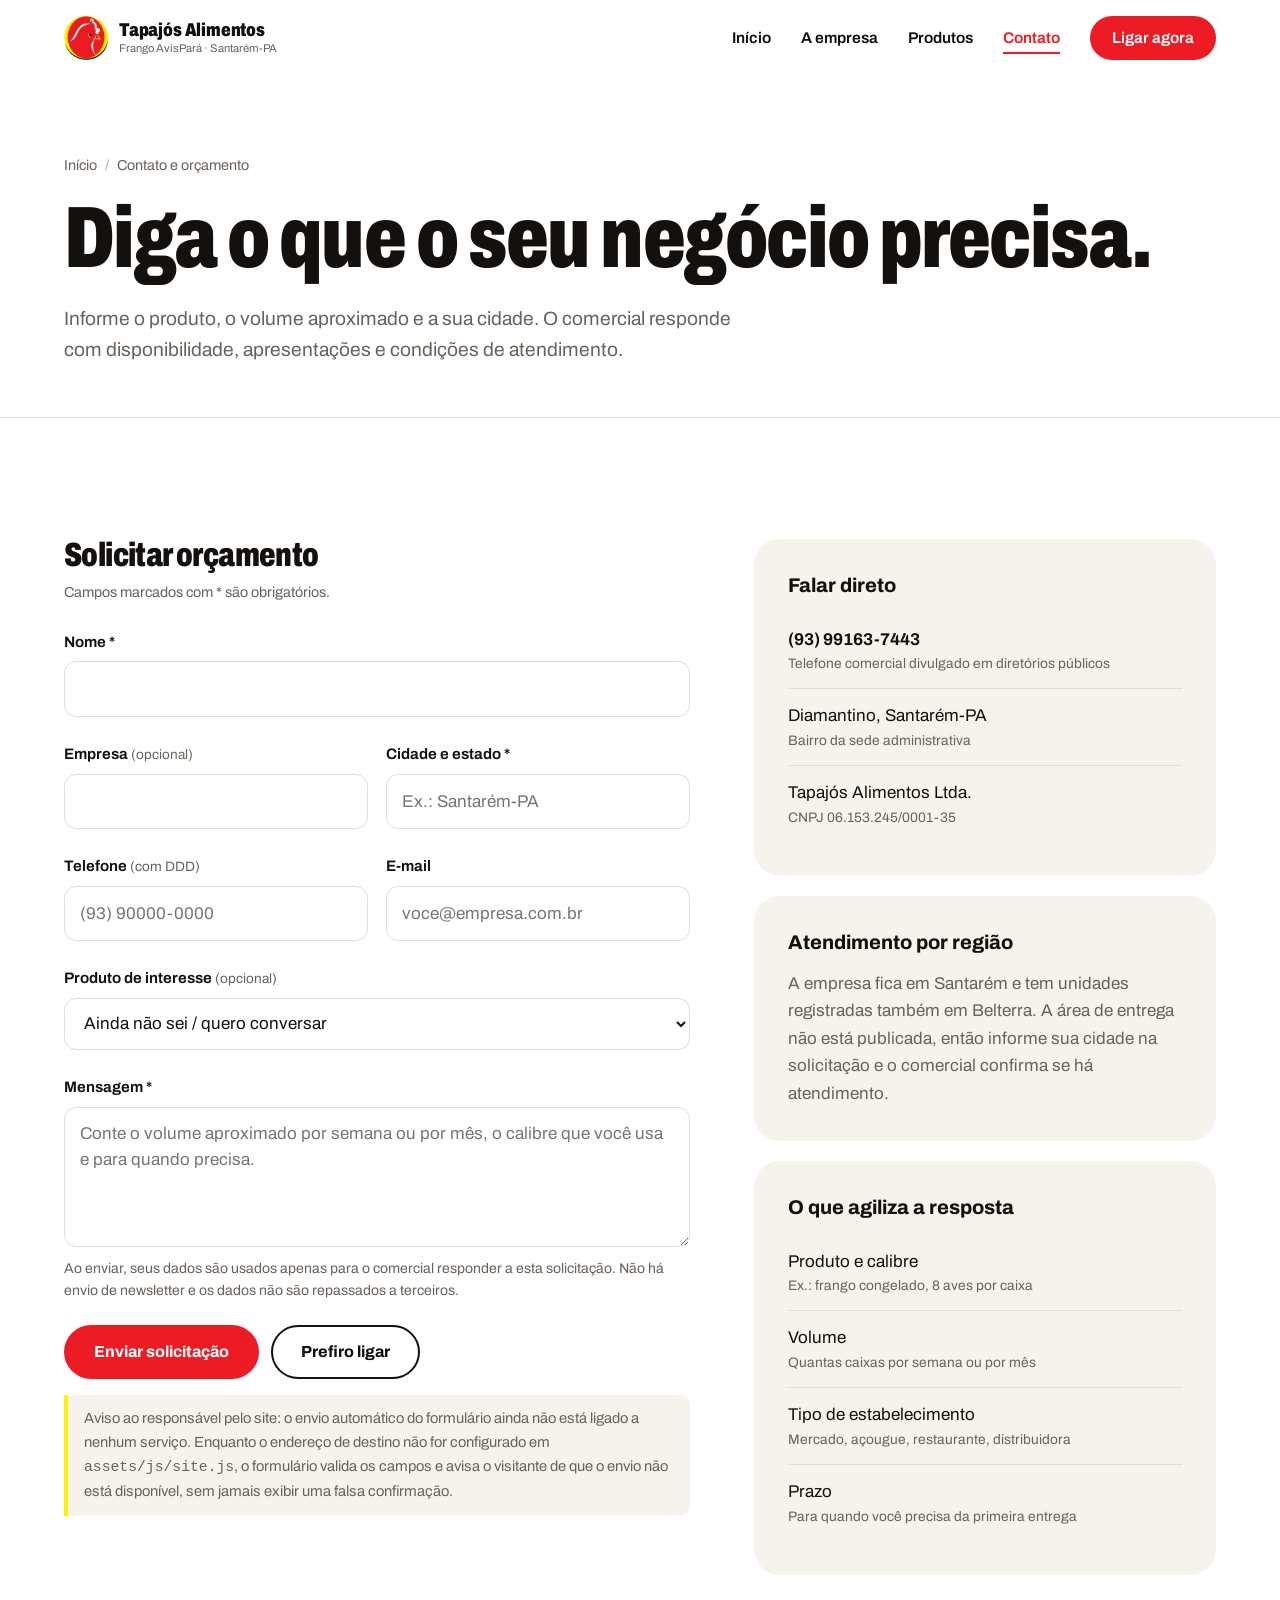
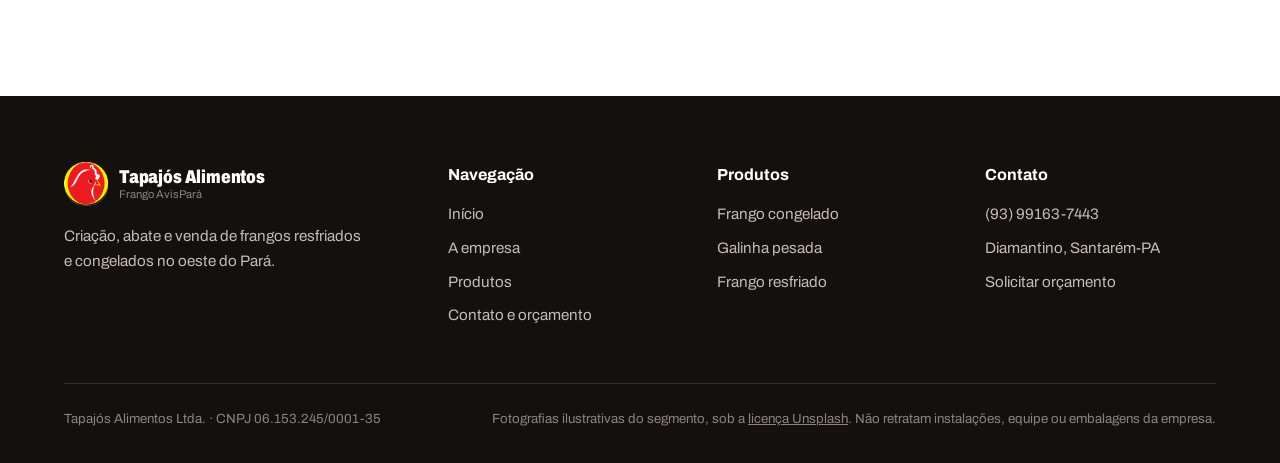
<file: contato.html>
<!doctype html>
<html lang="pt-BR">
<head>
<meta charset="utf-8">
<meta name="viewport" content="width=device-width, initial-scale=1">
<title>Contato e orçamento | Tapajós Alimentos, Santarém-PA</title>
<meta name="description" content="Fale com o comercial da Tapajós Alimentos, de Santarém-PA, e solicite um orçamento de frango AvisPará para o seu estabelecimento.">
<link rel="canonical" href="https://www.exemplo.com.br/contato.html">
<meta name="theme-color" content="#ED1B23">
<meta name="robots" content="index, follow">
<meta property="og:type" content="website">
<meta property="og:locale" content="pt_BR">
<meta property="og:site_name" content="Tapajós Alimentos">
<meta property="og:title" content="Contato e orçamento | Tapajós Alimentos">
<meta property="og:description" content="Solicite um orçamento de frango AvisPará para o seu estabelecimento.">
<meta property="og:image" content="assets/img/logo-avispara.png">
<link rel="icon" href="assets/img/favicon-32.png" sizes="32x32">
<link rel="apple-touch-icon" href="assets/img/apple-touch-icon.png">
<link rel="preconnect" href="https://fonts.googleapis.com">
<link rel="preconnect" href="https://fonts.gstatic.com" crossorigin>
<link href="https://fonts.googleapis.com/css2?family=Archivo:wdth,wght@62..125,400..900&display=swap" rel="stylesheet">
<link rel="stylesheet" href="assets/css/estilo.css">
<script>document.documentElement.classList.add('js')</script>
</head>
<body>
<a class="skip" href="#conteudo">Pular para o conteúdo</a>

<header class="header">
  <div class="wrap header-in">
    <a class="logo" href="index.html" aria-label="Tapajós Alimentos, página inicial">
      <img src="assets/img/logo-avispara.webp" alt="" width="44" height="44">
      <span class="logo-txt"><b>Tapajós Alimentos</b><span>Frango AvisPará · Santarém-PA</span></span>
    </a>
    <button class="menu-btn" aria-expanded="false" aria-controls="menu" aria-label="Abrir menu">
      <svg viewBox="0 0 24 24" fill="none" stroke="currentColor" stroke-width="2" stroke-linecap="round" aria-hidden="true"><path d="M4 7h16M4 12h16M4 17h16"/></svg>
    </button>
    <nav class="nav" id="menu" aria-label="Navegação principal">
      <a href="index.html">Início</a>
      <a href="empresa.html">A empresa</a>
      <a href="produtos.html">Produtos</a>
      <a href="contato.html" aria-current="page">Contato</a>
      <a class="btn btn-primary btn-sm" href="tel:+5593991637443">Ligar agora</a>
    </nav>
  </div>
</header>

<main id="conteudo">

  <section class="pagehead">
    <div class="wrap">
      <p class="crumb"><a href="index.html">Início</a><span>/</span>Contato e orçamento</p>
      <h1 class="display">Diga o que o seu negócio precisa.</h1>
      <p class="lead" style="margin-top:22px">Informe o produto, o volume aproximado e a sua cidade. O comercial responde com disponibilidade, apresentações e condições de atendimento.</p>
    </div>
  </section>

  <section class="section">
    <div class="wrap contact-grid">

      <div>
        <h2 class="display" style="font-size:clamp(1.6rem,2.8vw,2.1rem);margin-bottom:8px">Solicitar orçamento</h2>
        <p class="small" style="margin-bottom:26px">Campos marcados com * são obrigatórios.</p>

        <form id="form-orcamento" novalidate>
          <div class="form-grid">

            <div class="field field-full">
              <label for="nome">Nome *</label>
              <input type="text" id="nome" name="nome" required autocomplete="name" aria-describedby="err-nome">
              <span class="err" id="err-nome" role="alert"></span>
            </div>

            <div class="field">
              <label for="empresa">Empresa <span class="hint">(opcional)</span></label>
              <input type="text" id="empresa" name="empresa" autocomplete="organization">
              <span class="err" role="alert"></span>
            </div>

            <div class="field">
              <label for="cidade">Cidade e estado *</label>
              <input type="text" id="cidade" name="cidade" required placeholder="Ex.: Santarém-PA" autocomplete="address-level2" aria-describedby="err-cidade">
              <span class="err" id="err-cidade" role="alert"></span>
            </div>

            <div class="field">
              <label for="telefone">Telefone <span class="hint">(com DDD)</span></label>
              <input type="tel" id="telefone" name="telefone" inputmode="tel" placeholder="(93) 90000-0000" autocomplete="tel">
              <span class="err" role="alert"></span>
            </div>

            <div class="field">
              <label for="email">E-mail</label>
              <input type="email" id="email" name="email" placeholder="voce@empresa.com.br" autocomplete="email">
              <span class="err" role="alert"></span>
            </div>

            <div class="field field-full">
              <label for="produto">Produto de interesse <span class="hint">(opcional)</span></label>
              <select id="produto" name="produto">
                <option value="">Ainda não sei / quero conversar</option>
                <option value="frango-congelado">Frango congelado, caixa de 20 kg</option>
                <option value="galinha-pesada">Galinha pesada, 20 kg</option>
                <option value="frango-resfriado">Frango resfriado</option>
                <option value="outro">Outro produto</option>
              </select>
              <span class="err" role="alert"></span>
            </div>

            <div class="field field-full">
              <label for="mensagem">Mensagem *</label>
              <textarea id="mensagem" name="mensagem" required minlength="10"
                        placeholder="Conte o volume aproximado por semana ou por mês, o calibre que você usa e para quando precisa."
                        aria-describedby="err-mensagem"></textarea>
              <span class="err" id="err-mensagem" role="alert"></span>
            </div>

          </div>

          <p class="form-note">Ao enviar, seus dados são usados apenas para o comercial responder a esta solicitação. Não há envio de newsletter e os dados não são repassados a terceiros.</p>

          <div class="actions" style="margin-top:22px">
            <button class="btn btn-primary" type="submit">Enviar solicitação</button>
            <a class="btn btn-line" href="tel:+5593991637443">Prefiro ligar</a>
          </div>

          <p class="status" id="status-envio" role="status" aria-live="polite"></p>
        </form>

        <p class="note">Aviso ao responsável pelo site: o envio automático do formulário ainda não está ligado a nenhum serviço. Enquanto o endereço de destino não for configurado em <code>assets/js/site.js</code>, o formulário valida os campos e avisa o visitante de que o envio não está disponível, sem jamais exibir uma falsa confirmação.</p>
      </div>

      <aside>
        <div class="contact-box">
          <h3>Falar direto</h3>
          <ul class="contact-list">
            <li>
              <a href="tel:+5593991637443">(93) 99163-7443</a>
              <small>Telefone comercial divulgado em diretórios públicos</small>
            </li>
            <li>
              Diamantino, Santarém-PA
              <small>Bairro da sede administrativa</small>
            </li>
            <li>
              Tapajós Alimentos Ltda.
              <small>CNPJ 06.153.245/0001-35</small>
            </li>
          </ul>
        </div>

        <div class="contact-box" style="margin-top:20px">
          <h3>Atendimento por região</h3>
          <p style="color:var(--muted)">A empresa fica em Santarém e tem unidades registradas também em Belterra. A área de entrega não está publicada, então informe sua cidade na solicitação e o comercial confirma se há atendimento.</p>
        </div>

        <div class="contact-box" style="margin-top:20px">
          <h3>O que agiliza a resposta</h3>
          <ul class="contact-list">
            <li>Produto e calibre<small>Ex.: frango congelado, 8 aves por caixa</small></li>
            <li>Volume<small>Quantas caixas por semana ou por mês</small></li>
            <li>Tipo de estabelecimento<small>Mercado, açougue, restaurante, distribuidora</small></li>
            <li>Prazo<small>Para quando você precisa da primeira entrega</small></li>
          </ul>
        </div>
      </aside>

    </div>
  </section>

</main>

<footer class="footer">
  <div class="wrap">
    <div class="foot-grid">
      <div>
        <a class="logo" href="index.html" aria-label="Tapajós Alimentos, página inicial">
          <img src="assets/img/logo-avispara.webp" alt="" width="44" height="44">
          <span class="logo-txt"><b>Tapajós Alimentos</b><span>Frango AvisPará</span></span>
        </a>
        <p style="margin-top:18px;max-width:34ch">Criação, abate e venda de frangos resfriados e congelados no oeste do Pará.</p>
      </div>
      <div>
        <h4>Navegação</h4>
        <ul>
          <li><a href="index.html">Início</a></li>
          <li><a href="empresa.html">A empresa</a></li>
          <li><a href="produtos.html">Produtos</a></li>
          <li><a href="contato.html">Contato e orçamento</a></li>
        </ul>
      </div>
      <div>
        <h4>Produtos</h4>
        <ul>
          <li><a href="produto-frango-congelado.html">Frango congelado</a></li>
          <li><a href="produto-galinha-pesada.html">Galinha pesada</a></li>
          <li><a href="produto-frango-resfriado.html">Frango resfriado</a></li>
        </ul>
      </div>
      <div>
        <h4>Contato</h4>
        <ul>
          <li><a href="tel:+5593991637443">(93) 99163-7443</a></li>
          <li>Diamantino, Santarém-PA</li>
          <li><a href="contato.html">Solicitar orçamento</a></li>
        </ul>
      </div>
    </div>
    <div class="foot-legal">
      <span>Tapajós Alimentos Ltda. · CNPJ 06.153.245/0001-35</span>
      <span>Fotografias ilustrativas do segmento, sob a <a href="https://unsplash.com/license" target="_blank" rel="noopener">licença Unsplash</a>. Não retratam instalações, equipe ou embalagens da empresa.</span>
    </div>
  </div>
</footer>

<script src="assets/js/site.js" defer></script>
</body>
</html>
</file>
<file: assets/css/estilo.css>
/* ==========================================================================
   Tapajós Alimentos / AvisPará — folha de estilo única
   Paleta extraída do logotipo enviado pelo cliente:
     vermelho #ED1B23 · amarelo #FFF100 · contorno preto · branco
   ========================================================================== */

:root{
  /* Marca */
  --red:#ED1B23;
  --red-ink:#B01319;        /* hover / texto vermelho sobre claro */
  --red-deep:#7E0D12;
  --yellow:#FFF100;
  --yellow-ink:#8A7300;     /* texto auxiliar sobre amarelo */
  --yellow-tint:#FFFBD6;    /* superfície suave */

  /* Neutros complementares */
  --ink:#14100E;            /* preto do contorno do logotipo */
  --ink-soft:#2A2320;
  --muted:#6A615A;
  --paper:#FFFFFF;
  --surface:#F6F3ED;
  --line:#E4DDD2;
  --line-strong:#14100E;

  /* Métrica */
  --gutter:clamp(18px,4.2vw,44px);
  --max:1240px;
  --r-lg:26px;
  --r-md:14px;
  --ease:cubic-bezier(.22,.72,.12,1);
  --shadow:0 24px 50px -28px rgba(20,16,14,.45);
}

*,*::before,*::after{box-sizing:border-box}
html{-webkit-text-size-adjust:100%;scroll-behavior:smooth}
body{
  margin:0;background:var(--paper);color:var(--ink);
  font-family:"Archivo",system-ui,-apple-system,"Segoe UI",sans-serif;
  font-size:17px;line-height:1.62;font-variation-settings:"wdth" 100;
  -webkit-font-smoothing:antialiased;
}
img{display:block;max-width:100%;height:auto}
a{color:inherit}
button{font:inherit}
:focus-visible{outline:3px solid var(--red);outline-offset:3px;border-radius:6px}
.yellow-bg :focus-visible,.dark :focus-visible,.red-bg :focus-visible{outline-color:var(--ink)}
.dark :focus-visible{outline-color:var(--yellow)}

.skip{position:absolute;left:-9999px;top:10px;z-index:300;background:var(--ink);color:#fff;padding:12px 18px;border-radius:10px;text-decoration:none}
.skip:focus{left:10px}
.wrap{max-width:var(--max);margin-inline:auto;padding-inline:var(--gutter)}
.sr-only{position:absolute;width:1px;height:1px;padding:0;margin:-1px;overflow:hidden;clip:rect(0 0 0 0);white-space:nowrap;border:0}

/* ---------- Tipografia ------------------------------------------------- */
.display{
  margin:0;font-weight:860;font-variation-settings:"wdth" 74,"wght" 860;
  line-height:.99;letter-spacing:-.018em;text-wrap:balance;
}
h1.display{font-size:clamp(2.6rem,6.8vw,5.6rem)}
h2.display{font-size:clamp(2rem,4.3vw,3.5rem)}
h3.display{font-size:clamp(1.45rem,2.4vw,2.05rem)}
h3{font-size:1.24rem;line-height:1.28;margin:0 0 .45rem;font-weight:740}
h4{font-size:1.02rem;margin:0 0 .6rem;font-weight:720}
p{margin:0 0 1rem}
p:last-child{margin-bottom:0}
.lead{font-size:clamp(1.06rem,1.5vw,1.24rem);color:var(--muted);max-width:62ch}
.small{font-size:.9rem;color:var(--muted)}
.kicker{display:block;font-weight:740;color:var(--red);margin:0 0 14px;font-size:1rem}

/* Nota de transparência: informação que depende de confirmação */
.note{
  display:block;margin-top:16px;padding:12px 16px;border-left:4px solid var(--yellow);
  background:var(--surface);border-radius:0 10px 10px 0;font-size:.92rem;color:var(--muted);
}
.dark .note{background:#221C19;color:#C6BCB3;border-left-color:var(--yellow)}

/* ---------- Botões ----------------------------------------------------- */
.btn{
  display:inline-flex;align-items:center;justify-content:center;gap:.6rem;
  min-height:54px;padding:0 28px;border-radius:999px;text-decoration:none;
  font-weight:730;font-size:1rem;border:2px solid transparent;cursor:pointer;
  transition:transform .2s var(--ease),background-color .2s,color .2s,border-color .2s;
}
.btn:hover{transform:translateY(-2px)}
.btn svg{width:19px;height:19px;flex:none}
.btn-primary{background:var(--red);color:#fff}
.btn-primary:hover{background:var(--red-ink)}
.btn-dark{background:var(--ink);color:#fff}
.btn-dark:hover{background:#000}
.btn-line{border-color:currentColor}
.btn-line:hover{background:var(--ink);color:#fff;border-color:var(--ink)}
.dark .btn-line:hover{background:#fff;color:var(--ink);border-color:#fff}
.btn-yellow{background:var(--yellow);color:var(--ink)}
.btn-yellow:hover{background:#E6DA00}
.btn-sm{min-height:44px;padding:0 20px;font-size:.94rem}
.btn-block{width:100%}
.actions{display:flex;flex-wrap:wrap;gap:12px}

/* ---------- Cabeçalho -------------------------------------------------- */
.header{position:sticky;top:0;z-index:60;background:rgba(255,255,255,.93);backdrop-filter:blur(12px) saturate(1.5);-webkit-backdrop-filter:blur(12px) saturate(1.5);border-bottom:1px solid transparent;transition:border-color .3s}
.header.scrolled{border-bottom-color:var(--line)}
.header-in{display:flex;align-items:center;justify-content:space-between;gap:20px;height:76px}
.logo{display:flex;align-items:center;gap:11px;text-decoration:none}
.logo img{width:44px;height:44px}
.logo-txt{display:flex;flex-direction:column;line-height:1.05}
.logo-txt b{font-weight:880;font-size:1.16rem;font-variation-settings:"wdth" 78;letter-spacing:-.01em}
.logo-txt span{font-size:.7rem;color:var(--muted);margin-top:2px}
.nav{display:flex;align-items:center;gap:30px}
.nav a{text-decoration:none;font-weight:620;font-size:.97rem;position:relative}
.nav a:not(.btn){display:inline-flex;align-items:center;min-height:44px}
.nav a:not(.btn)::after{content:"";position:absolute;left:0;right:0;bottom:6px;height:2px;background:var(--red);transform:scaleX(0);transform-origin:left;transition:transform .25s var(--ease)}
.nav a:not(.btn):hover::after,.nav a[aria-current="page"]::after{transform:scaleX(1)}
.nav a[aria-current="page"]{color:var(--red)}
.menu-btn{display:none;background:none;border:0;width:46px;height:46px;border-radius:12px;cursor:pointer;color:var(--ink);place-items:center}
.menu-btn svg{width:26px;height:26px}
@media (max-width:900px){
  .menu-btn{display:grid}
  .nav{position:fixed;left:0;right:0;top:76px;flex-direction:column;align-items:stretch;gap:0;background:#fff;border-bottom:1px solid var(--line);padding:6px var(--gutter) 22px;transform:translateY(-10px);opacity:0;visibility:hidden;transition:.25s var(--ease);max-height:calc(100dvh - 76px);overflow:auto}
  .nav.open{transform:none;opacity:1;visibility:visible}
  .nav a:not(.btn){padding:15px 0;border-bottom:1px solid var(--line)}
  .nav a:not(.btn)::after{display:none}
  .nav .btn{margin-top:18px}
}

/* ---------- Seções ----------------------------------------------------- */
section{scroll-margin-top:90px}
.section{padding:clamp(70px,9.5vw,130px) 0}
.section-sm{padding:clamp(52px,7vw,90px) 0}
.section-head{max-width:780px;margin-bottom:clamp(38px,5.5vw,68px)}
.section-head .lead{margin-top:18px}
.dark{background:var(--ink);color:#fff}
.dark .lead,.dark .small{color:#C6BCB3}
.dark .kicker{color:var(--yellow)}
.soft{background:var(--surface)}
.yellow-bg{background:var(--yellow);color:var(--ink)}
.yellow-bg .lead{color:#5C4E00}
.yellow-bg .kicker{color:var(--red-deep)}
.red-bg{background:var(--red);color:#fff}
.red-bg .lead{color:#FFD9DB}
.red-bg .kicker{color:var(--yellow)}

/* Selo circular: eco da forma do logotipo, usado como marcador de seção */
.seal{width:64px;height:64px;border-radius:50%;background:var(--yellow);border:3px solid var(--ink);display:grid;place-items:center;margin-bottom:22px}
.seal svg{width:30px;height:30px;color:var(--red)}

/* ---------- Home: abertura -------------------------------------------- */
.hero{padding:clamp(34px,6vw,76px) 0 0}
.hero-top{display:grid;grid-template-columns:1.32fr .68fr;gap:clamp(24px,5vw,68px);align-items:end}
.tag{display:inline-flex;align-items:center;gap:10px;background:var(--yellow-tint);border:1px solid var(--line);color:var(--ink);font-weight:620;font-size:.9rem;padding:8px 16px 8px 11px;border-radius:999px;margin-bottom:24px}
.tag i{width:9px;height:9px;border-radius:50%;background:var(--red)}
.hero h1 .line{display:block;overflow:hidden;padding-bottom:.05em}
.hero h1 .line>span{display:block}
.hero-side .lead{margin-bottom:26px}
.hero-media{position:relative;margin-top:clamp(34px,4.6vw,58px);border-radius:var(--r-lg);overflow:hidden;aspect-ratio:21/9;background:var(--surface)}
.hero-photo{width:100%;height:100%;object-fit:cover}
.hero-media::after{content:"";position:absolute;inset:0;background:linear-gradient(180deg,rgba(20,16,14,0) 40%,rgba(20,16,14,.62))}
.hero-badge{position:absolute;z-index:2;right:clamp(14px,3vw,34px);top:clamp(14px,3vw,34px);width:clamp(74px,9vw,104px);height:auto;filter:drop-shadow(0 10px 22px rgba(0,0,0,.35))}
.hero-card{position:absolute;z-index:2;left:clamp(14px,3vw,34px);bottom:clamp(14px,3vw,34px);background:var(--yellow);border:2px solid var(--ink);border-radius:var(--r-md);padding:15px 20px;max-width:330px}
.hero-card strong{display:block;font-weight:800;line-height:1.2}
.hero-card small{color:#5C4E00;font-size:.87rem}
@media (max-width:900px){.hero-top{grid-template-columns:1fr}.hero-media{aspect-ratio:4/3}}

/* Abertura cinematográfica — único momento de movimento não solicitado */
.intro{display:none}
.js .intro{display:grid;place-items:center;position:fixed;inset:0;z-index:200;background:var(--red);transition:transform 1s var(--ease) .1s}
.intro img{width:clamp(120px,22vw,210px);opacity:0;transform:scale(.9);animation:sealIn .85s var(--ease) .1s forwards}
.intro-bar{position:absolute;left:0;bottom:0;height:9px;width:100%;background:var(--yellow);transform:scaleX(0);transform-origin:left;animation:bar 1.05s var(--ease) .15s forwards}
.js.revealed .intro{transform:translateY(-101%)}
.js .hero h1 .line>span{transform:translateY(105%)}
.js .hero .tag,.js .hero-side{opacity:0;transform:translateY(14px)}
.js .hero-photo{transform:scale(1.1)}
.js.revealed .hero h1 .line>span{transform:none;transition:transform .95s var(--ease)}
.js.revealed .hero h1 .line:nth-child(1)>span{transition-delay:.5s}
.js.revealed .hero h1 .line:nth-child(2)>span{transition-delay:.6s}
.js.revealed .hero h1 .line:nth-child(3)>span{transition-delay:.7s}
.js.revealed .hero .tag,.js.revealed .hero-side{opacity:1;transform:none;transition:opacity .75s ease .85s,transform .75s var(--ease) .85s}
.js.revealed .hero-photo{transform:none;transition:transform 2.4s var(--ease) .45s}
@keyframes sealIn{to{opacity:1;transform:none}}
@keyframes bar{to{transform:scaleX(1)}}

/* ---------- Institucional (texto + imagem) ----------------------------- */
.split{display:grid;grid-template-columns:1fr 1fr;gap:clamp(28px,5vw,72px);align-items:center}
.split-media{border-radius:var(--r-lg);overflow:hidden;aspect-ratio:5/4;position:relative}
.split-media img{width:100%;height:100%;object-fit:cover}
.split.rev .split-media{order:2}
@media (max-width:860px){.split{grid-template-columns:1fr}.split.rev .split-media{order:0}}

.facts{list-style:none;margin:26px 0 0;padding:0;display:grid;gap:0;border-top:1px solid var(--line)}
.facts li{display:grid;grid-template-columns:auto 1fr;gap:14px;padding:15px 0;border-bottom:1px solid var(--line);align-items:baseline}
.facts b{font-weight:780;color:var(--red)}
.facts span{color:var(--muted);font-size:.97rem}

/* ---------- Cadeia produtiva (sequência real) -------------------------- */
.chain{display:grid;gap:clamp(18px,2.6vw,28px)}
.step{display:grid;grid-template-columns:1fr 1fr;gap:clamp(22px,4.5vw,60px);align-items:center;background:var(--surface);border-radius:var(--r-lg);padding:clamp(13px,1.5vw,18px)}
.step:nth-child(even) .step-media{order:2}
.step-media{border-radius:calc(var(--r-lg) - 9px);overflow:hidden;aspect-ratio:4/3}
.step-media img{width:100%;height:100%;object-fit:cover}
.step-body{padding:clamp(10px,2vw,30px)}
.step-n{display:inline-grid;place-items:center;width:42px;height:42px;border-radius:50%;background:var(--red);color:#fff;font-weight:820;margin-bottom:20px}
.step-body h3{font-size:clamp(1.42rem,2.3vw,1.95rem);font-weight:800;font-variation-settings:"wdth" 84;margin-bottom:11px}
.step-body p{color:var(--muted);max-width:47ch}
.step-fact{display:inline-block;margin-top:8px;font-size:.92rem;font-weight:650;border-left:4px solid var(--yellow);padding:2px 0 2px 12px}
@media (max-width:780px){.step{grid-template-columns:1fr}.step:nth-child(even) .step-media{order:0}}

/* ---------- Cartões de produto ----------------------------------------- */
.cards{display:grid;grid-template-columns:repeat(3,1fr);gap:22px}
.cards-2{grid-template-columns:repeat(2,1fr)}
@media (max-width:920px){.cards{grid-template-columns:repeat(2,1fr)}}
@media (max-width:620px){.cards,.cards-2{grid-template-columns:1fr}}

.card{display:flex;flex-direction:column;background:var(--paper);border:1px solid var(--line);border-radius:var(--r-lg);overflow:hidden;transition:transform .25s var(--ease),box-shadow .25s var(--ease),border-color .25s}
.card:hover{transform:translateY(-4px);box-shadow:var(--shadow);border-color:var(--ink)}
.dark .card{background:#211B18;border-color:#332A25}
.dark .card:hover{border-color:var(--yellow)}
.card-media{aspect-ratio:4/3;overflow:hidden;background:var(--surface)}
.card-media img{width:100%;height:100%;object-fit:cover;transition:transform .5s var(--ease)}
.card:hover .card-media img{transform:scale(1.04)}
.card-body{padding:22px 24px 26px;display:flex;flex-direction:column;flex:1;gap:4px}
.card-body p{color:var(--muted);font-size:.97rem}
.dark .card-body p{color:#C6BCB3}
.card-foot{margin-top:auto;padding-top:20px;display:flex;flex-wrap:wrap;gap:10px}
.pack{align-self:flex-start;display:inline-block;background:var(--yellow);color:var(--ink);font-weight:730;font-size:.82rem;padding:5px 12px;border-radius:999px;margin-bottom:12px;border:1.5px solid var(--ink)}
.pack-quiet{background:transparent;border-color:var(--line);color:var(--muted);font-weight:620}

/* ---------- Seletor de calibre ----------------------------------------- */
.seg{display:inline-flex;background:var(--surface);border:1px solid var(--line);border-radius:999px;padding:5px;gap:4px}
.dark .seg{background:#1A1512;border-color:#332A25}
.seg button{min-width:62px;min-height:44px;border:0;border-radius:999px;background:transparent;color:inherit;font-weight:720;cursor:pointer;transition:background-color .2s,color .2s}
.seg button[aria-pressed="true"]{background:var(--red);color:#fff}
.seg button:hover:not([aria-pressed="true"]){background:rgba(20,16,14,.08)}
.dark .seg button:hover:not([aria-pressed="true"]){background:#2E2621}
.calc{margin-top:14px;font-size:1rem}
.calc b{font-size:1.55rem;font-weight:840;font-variation-settings:"wdth" 80;color:var(--red)}
.dark .calc b{color:var(--yellow)}
.calc small{display:block;font-size:.83rem;color:var(--muted);margin-top:2px}

/* ---------- Segmentos --------------------------------------------------- */
.seg-card{position:relative;border-radius:var(--r-lg);overflow:hidden;min-height:400px;display:flex;align-items:flex-end;color:#fff;isolation:isolate}
.seg-card img{position:absolute;inset:0;width:100%;height:100%;object-fit:cover;z-index:-2}
.seg-card::before{content:"";position:absolute;inset:0;z-index:-1;background:linear-gradient(180deg,rgba(20,16,14,.15) 30%,rgba(20,16,14,.88))}
.seg-body{padding:26px}
.seg-body p{color:#D8D0C9;font-size:.97rem;margin-bottom:14px}
.seg-body a{color:var(--yellow);font-weight:700;text-decoration:none;border-bottom:2px solid transparent;transition:border-color .2s}
.seg-body a:hover{border-bottom-color:var(--yellow)}

/* ---------- Diferenciais ------------------------------------------------ */
.diffs{display:grid;grid-template-columns:repeat(3,1fr);border-top:2px solid var(--line-strong)}
.diff{padding:34px 30px 10px 0}
.diff+.diff{padding-left:30px;border-left:1px solid var(--line)}
.diff svg{width:34px;height:34px;color:var(--red);margin-bottom:18px}
.diff p{color:var(--muted)}
@media (max-width:860px){
  .diffs{grid-template-columns:1fr}
  .diff,.diff+.diff{padding:26px 0 10px;border-left:0;border-top:1px solid var(--line)}
  .diff:first-child{border-top:0}
}

/* ---------- Unidades ----------------------------------------------------- */
.units-in{display:grid;grid-template-columns:.9fr 1.1fr;gap:clamp(30px,5.5vw,76px);align-items:start}
.since{margin-top:32px;display:flex;align-items:baseline;gap:14px}
.since b{font-size:clamp(3.2rem,7.5vw,5.4rem);font-weight:900;font-variation-settings:"wdth" 70;line-height:.9;color:var(--yellow)}
.since span{max-width:19ch;font-size:.96rem;line-height:1.42;color:#FFD9DB}
.unit-list{list-style:none;margin:0;padding:0;border-top:1px solid rgba(255,255,255,.3)}
.unit-list li{display:grid;grid-template-columns:120px 1fr;gap:16px;padding:21px 0;border-bottom:1px solid rgba(255,255,255,.3)}
.unit-type{font-weight:800;color:var(--yellow)}
.unit-place strong{display:block;font-size:1.1rem;font-weight:720}
.unit-place span{color:#FFD9DB;font-size:.94rem}
@media (max-width:860px){.units-in{grid-template-columns:1fr}.unit-list li{grid-template-columns:1fr;gap:3px}}

/* ---------- Galeria de aplicações ---------------------------------------- */
.dishes{display:grid;grid-template-columns:repeat(4,1fr);gap:16px}
.dish{border-radius:var(--r-md);overflow:hidden;position:relative;aspect-ratio:3/4;background:var(--surface)}
.dish img{width:100%;height:100%;object-fit:cover;transition:transform .5s var(--ease)}
.dish:hover img{transform:scale(1.05)}
.dish figcaption{position:absolute;left:0;right:0;bottom:0;padding:34px 16px 14px;color:#fff;font-size:.93rem;font-weight:620;background:linear-gradient(180deg,rgba(20,16,14,0),rgba(20,16,14,.85))}
@media (max-width:880px){.dishes{grid-template-columns:repeat(2,1fr)}}

/* ---------- FAQ ----------------------------------------------------------- */
.faq{border-top:1px solid var(--line);max-width:900px}
.faq details{border-bottom:1px solid var(--line)}
.faq summary{display:flex;align-items:center;justify-content:space-between;gap:20px;padding:22px 0;cursor:pointer;font-weight:700;font-size:1.06rem;list-style:none}
.faq summary::-webkit-details-marker{display:none}
.faq summary::after{content:"";flex:none;width:22px;height:22px;background:currentColor;transition:transform .25s var(--ease);
  -webkit-mask:url("data:image/svg+xml,%3Csvg xmlns='http://www.w3.org/2000/svg' viewBox='0 0 24 24' fill='none' stroke='black' stroke-width='2.4' stroke-linecap='round'%3E%3Cpath d='M12 5v14M5 12h14'/%3E%3C/svg%3E") center/contain no-repeat;
  mask:url("data:image/svg+xml,%3Csvg xmlns='http://www.w3.org/2000/svg' viewBox='0 0 24 24' fill='none' stroke='black' stroke-width='2.4' stroke-linecap='round'%3E%3Cpath d='M12 5v14M5 12h14'/%3E%3C/svg%3E") center/contain no-repeat}
.faq details[open] summary::after{transform:rotate(135deg)}
.faq details[open] summary{color:var(--red)}
.faq .answer{padding:0 0 24px;max-width:70ch;color:var(--muted)}

/* ---------- Chamada final -------------------------------------------------- */
.cta-box{position:relative;border-radius:var(--r-lg);overflow:hidden;isolation:isolate;padding:clamp(38px,6vw,86px);color:#fff}
.cta-box img{position:absolute;inset:0;width:100%;height:100%;object-fit:cover;z-index:-2}
.cta-box::before{content:"";position:absolute;inset:0;z-index:-1;background:linear-gradient(105deg,rgba(20,16,14,.93) 32%,rgba(237,27,35,.72))}
.cta-in{display:grid;grid-template-columns:1.25fr .75fr;gap:clamp(26px,4vw,52px);align-items:end}
.cta-in .lead{color:#E2DAD3;margin-top:16px}
.cta-side{display:flex;flex-direction:column;gap:12px;align-items:flex-start}
@media (max-width:860px){.cta-in{grid-template-columns:1fr}}

/* ---------- Página interna: topo ------------------------------------------- */
.pagehead{padding:clamp(46px,6vw,86px) 0 clamp(34px,4vw,54px);border-bottom:1px solid var(--line)}
.pagehead-slim{padding:22px 0 0;border-bottom:0}
.pagehead-slim .crumb{margin-bottom:0}
.crumb{font-size:.9rem;color:var(--muted);margin-bottom:18px}
.crumb a{text-decoration:none}
.crumb a:hover{color:var(--red)}
.crumb span{margin:0 8px;opacity:.55}

/* ---------- Catálogo: filtros ---------------------------------------------- */
.filters{display:flex;flex-wrap:wrap;gap:10px;align-items:center;margin-bottom:32px}
.chip{border:1.5px solid var(--line);background:var(--paper);border-radius:999px;min-height:44px;padding:0 20px;font-weight:650;cursor:pointer;transition:background-color .2s,color .2s,border-color .2s}
.chip[aria-pressed="true"]{background:var(--ink);color:#fff;border-color:var(--ink)}
.chip:hover:not([aria-pressed="true"]){border-color:var(--ink)}
.search{flex:1;min-width:220px;display:flex;align-items:center;gap:10px;border:1.5px solid var(--line);border-radius:999px;padding:0 18px;min-height:46px}
.search svg{width:19px;height:19px;color:var(--muted);flex:none}
.search input{border:0;outline:0;flex:1;min-height:44px;background:transparent;font:inherit}
.empty{padding:40px 0;color:var(--muted)}

/* ---------- Página de produto ------------------------------------------------ */
.prod-top{display:grid;grid-template-columns:1.05fr .95fr;gap:clamp(28px,5vw,64px);align-items:start}
.prod-figure{border-radius:var(--r-lg);overflow:hidden;background:var(--surface);position:relative}
.prod-figure img{width:100%;aspect-ratio:4/3;object-fit:cover}
.prod-figure figcaption{padding:12px 18px;font-size:.85rem;color:var(--muted);background:var(--surface)}
.spec{list-style:none;margin:28px 0 0;padding:0;border-top:1px solid var(--line)}
.spec li{display:grid;grid-template-columns:190px 1fr;gap:16px;padding:16px 0;border-bottom:1px solid var(--line)}
.spec dt,.spec b{font-weight:700}
.spec span{color:var(--muted)}
@media (max-width:860px){.prod-top{grid-template-columns:1fr}.spec li{grid-template-columns:1fr;gap:2px}}

/* ---------- Formulário --------------------------------------------------------- */
.form-grid{display:grid;grid-template-columns:1fr 1fr;gap:18px}
.field{display:flex;flex-direction:column;gap:7px}
.field-full{grid-column:1/-1}
.field label{font-weight:650;font-size:.95rem}
.field .hint{font-size:.85rem;color:var(--muted);font-weight:400}
.field input,.field select,.field textarea{
  font:inherit;color:inherit;background:var(--paper);
  border:1.5px solid var(--line);border-radius:12px;padding:13px 15px;min-height:52px;width:100%;
  transition:border-color .2s,box-shadow .2s;
}
.field textarea{min-height:140px;resize:vertical;line-height:1.55}
.field input:focus,.field select:focus,.field textarea:focus{border-color:var(--red);outline:0;box-shadow:0 0 0 3px rgba(237,27,35,.16)}
.field .err{font-size:.87rem;color:var(--red-ink);font-weight:620;min-height:0}
.field.invalid input,.field.invalid select,.field.invalid textarea{border-color:var(--red-ink);background:#FFF7F7}
.form-note{font-size:.88rem;color:var(--muted);margin-top:4px}
.status{margin-top:20px;padding:16px 18px;border-radius:12px;font-size:.96rem;display:none}
.status[data-state]{display:block}
.status[data-state="sending"]{background:var(--surface);color:var(--muted)}
.status[data-state="ok"]{background:#EAF7EE;color:#14623A;border-left:4px solid #1E8E52}
.status[data-state="err"],.status[data-state="todo"]{background:var(--yellow-tint);border-left:4px solid var(--yellow);color:var(--ink)}
.status a{font-weight:700}
@media (max-width:700px){.form-grid{grid-template-columns:1fr}}

.contact-grid{display:grid;grid-template-columns:1.15fr .85fr;gap:clamp(30px,5vw,70px);align-items:start}
.contact-box{background:var(--surface);border-radius:var(--r-lg);padding:clamp(24px,3vw,34px)}
.contact-box h3{margin-bottom:14px}
.contact-list{list-style:none;margin:0;padding:0}
.contact-list li{padding:13px 0;border-bottom:1px solid var(--line)}
.contact-list li:last-child{border-bottom:0}
.contact-list a{font-weight:700;text-decoration:none}
.contact-list a:hover{color:var(--red)}
.contact-list small{display:block;color:var(--muted);font-size:.86rem;font-weight:400}
@media (max-width:860px){.contact-grid{grid-template-columns:1fr}}

/* ---------- Rodapé --------------------------------------------------------------- */
.footer{background:var(--ink);color:#C6BCB3;padding:66px 0 34px;font-size:.95rem}
.footer a{text-decoration:none}
.footer a:hover{color:var(--yellow)}
.foot-grid{display:grid;grid-template-columns:1.5fr 1fr 1fr 1fr;gap:38px}
.footer .logo-txt b{color:#fff}
.footer .logo-txt span{color:#8E837B}
.footer h4{color:#fff;margin-bottom:14px;font-size:1rem}
.footer ul{list-style:none;margin:0;padding:0}
.footer li{margin-bottom:9px}
.foot-legal{margin-top:46px;padding-top:24px;border-top:1px solid #362D28;display:flex;flex-wrap:wrap;gap:14px;justify-content:space-between;font-size:.83rem;color:#8E837B}
.foot-legal a{text-decoration:underline}
@media (max-width:900px){.foot-grid{grid-template-columns:1fr 1fr}}
@media (max-width:560px){.foot-grid{grid-template-columns:1fr}}

/* ---------- Entradas suaves ao rolar ---------------------------------------------- */
.js .fade{opacity:0;transform:translateY(18px)}
.js .fade.in{opacity:1;transform:none;transition:opacity .7s ease,transform .7s var(--ease)}

/* ---------- Preferência por menos movimento --------------------------------------- */
@media (prefers-reduced-motion:reduce){
  html{scroll-behavior:auto}
  .js .intro{display:none}
  .js .hero h1 .line>span,.js .hero .tag,.js .hero-side,.js .hero-photo,.js .fade{transform:none!important;opacity:1!important;transition:none!important}
  .btn:hover,.card:hover{transform:none}
  .card-media img,.dish img{transition:none}
  *,*::before,*::after{animation-duration:.01ms!important;animation-iteration-count:1!important}
}

/* ---------- Impressão -------------------------------------------------------------- */
@media print{
  .header,.intro,.cta-box,.menu-btn{display:none!important}
  body{font-size:12pt}
  a::after{content:" (" attr(href) ")";font-size:9pt;color:#555}
}
</file>
